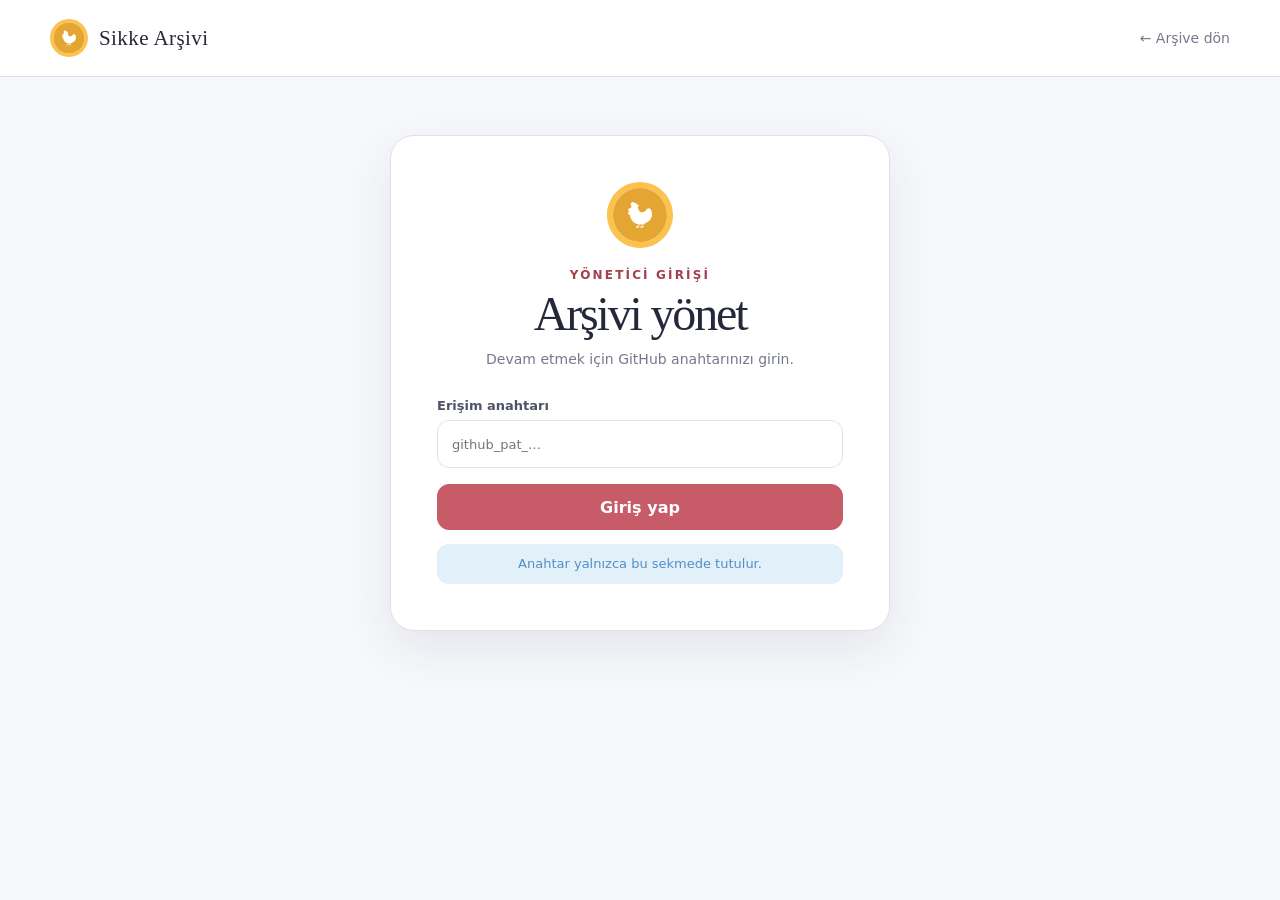
<file: admin.html>
<!doctype html>
<html lang="tr">
<head>
  <meta charset="utf-8">
  <meta name="viewport" content="width=device-width,initial-scale=1">
  <meta name="robots" content="noindex,nofollow">
  <title>Yönetim · Sikke Arşivi</title>
  <link rel="icon" href="icon.svg" type="image/svg+xml">
  <link rel="stylesheet" href="styles.css">
  <script src="config.js" defer></script>
  <script src="admin.js" defer></script>
</head>
<body class="admin-page theme-red">
  <header class="topbar"><nav class="wrap nav"><a class="brand" href="index.html"><img class="brand-logo" src="icon.svg" alt="">Sikke Arşivi</a><a class="nav-link" href="index.html">← Arşive dön</a></nav></header>
  <main class="admin-shell">
    <section id="loginPanel" class="panel login-panel">
      <img class="login-logo" src="icon.svg" alt="">
      <div class="eyebrow">Yönetici girişi</div>
      <h1>Arşivi yönet</h1>
      <p class="login-copy">Devam etmek için GitHub anahtarınızı girin.</p>
      <form id="loginForm" class="login-form">
        <label>Erişim anahtarı<input id="token" class="field" type="password" autocomplete="off" required placeholder="github_pat_…"></label>
        <button class="button login-button" type="submit">Giriş yap</button>
        <div id="loginNotice" class="notice" role="status">Anahtar yalnızca bu sekmede tutulur.</div>
      </form>
    </section>
    <section id="editorPanel" class="panel hidden">
      <div class="section-heading">
        <div><div id="editorEyebrow" class="eyebrow">Koleksiyona yeni kayıt</div><h2 id="editorTitle">Yeni para ekle</h2></div>
        <p id="adminIdentity" class="subtle"></p>
      </div>
      <div id="imageGuide" class="image-guide">
        <strong>Görsel hazırlama standardı</strong>
        <p id="imageGuideText">Ön ve arka yüzü yüklemeden önce <b>1600 × 1600 px</b> kare kırpın. Parayı tam ortaya alın, çevresinde yaklaşık %8–10 boşluk bırakın ve iki yüzde de aynı ölçeği kullanın. Site görseli kırpmaz; yalnızca gerekirse küçültüp WebP biçimine dönüştürür.</p>
      </div>
      <form id="coinForm" class="form-grid">
        <label><span id="frontImageLabel">Ön yüz fotoğrafı *</span><span class="field-hint">1600 × 1600 px önerilir</span><input id="frontImage" class="field" type="file" accept="image/jpeg,image/png,image/webp" aria-describedby="imageGuide" required></label>
        <label><span id="backImageLabel">Arka yüz fotoğrafı *</span><span class="field-hint">Ön yüzle aynı ölçü ve ölçek</span><input id="backImage" class="field" type="file" accept="image/jpeg,image/png,image/webp" aria-describedby="imageGuide" required></label>
        <div class="wide preview-row"><div id="frontPreview" class="preview">Ön yüz önizlemesi</div><div id="backPreview" class="preview">Arka yüz önizlemesi</div></div>
        <div id="imageNotice" class="wide notice hidden"></div>
        <label class="wide">Başlık<input id="title" class="field" placeholder="Örn. 1 Türk Lirası veya Tanımlanmayı bekliyor"></label>
        <label>Ülke<input id="country" class="field" placeholder="Bilinmiyorsa boş bırakın"></label>
        <label>Yıl<input id="coinYear" class="field" inputmode="numeric" placeholder="Bilinmiyorsa boş bırakın"></label>
        <label>Değer<input id="denomination" class="field" placeholder="Örn. 10 Kuruş"></label>
        <label>Malzeme<input id="material" class="field" placeholder="Örn. Gümüş, bakır"></label>
        <label>Durum<select id="status" class="field"><option>Tanımlanmayı bekliyor</option><option>Tanımlandı</option><option>Araştırılıyor</option></select></label>
        <label class="wide">Notlar<textarea id="notes" class="field" placeholder="Paranın üzerindeki yazılar, edinme hikâyesi veya başka notlar…"></textarea></label>
        <div class="wide actions"><button id="saveButton" class="button" type="submit">GitHub'a yükle ve yayınla</button><button id="cancelEditButton" class="button secondary hidden" type="button">Düzenlemeyi iptal et</button><button id="logoutButton" class="button secondary" type="button">Çıkış</button></div>
        <div id="saveNotice" class="wide notice hidden"></div>
      </form>
      <section class="manager" aria-labelledby="managerTitle">
        <div class="manager-heading">
          <div><div class="eyebrow">Arşiv yönetimi</div><h2 id="managerTitle">Eklenen paralar</h2></div>
          <div class="manager-actions">
            <button id="refreshCoinsButton" class="button secondary compact" type="button">Listeyi yenile</button>
            <button id="cleanupImagesButton" class="button secondary compact" type="button">Görselleri temizle</button>
            <button id="beginDeleteButton" class="button danger compact" type="button">Sil</button>
            <button id="confirmDeleteButton" class="button danger compact hidden" type="button" disabled>Silmeyi onayla</button>
            <button id="cancelDeleteButton" class="button secondary compact hidden" type="button">Vazgeç</button>
          </div>
        </div>
        <p id="managerHelp" class="subtle">Bilgileri veya fotoğrafları değiştirmek için Düzenle'yi kullanın. Değiştirilen eski fotoğraf depodan otomatik kaldırılır.</p>
        <div id="managerNotice" class="notice hidden" role="status"></div>
        <div id="adminCoinList" class="admin-coin-list" aria-live="polite"></div>
      </section>
    </section>
  </main>
</body>
</html>
</file>
<file: styles.css>
:root {
  /* Background */
  --color-bg: #F7F8FC;
  --color-surface: #FFFFFF;
  --color-surface-secondary: #F0F1F7;
  --color-surface-hover: #E9EAF3;

  /* Borders */
  --color-border: #DFE2EC;
  --color-border-strong: #C8CBD7;

  /* Text */
  --color-text-primary: #25283A;
  --color-text-secondary: #4F5366;
  --color-text-muted: #75798C;
  --color-text-disabled: #A3A6B3;
  --color-text-on-primary: #FFFFFF;

  /* Primary */
  --color-primary: #8E8AC7;
  --color-primary-light: #E6E4F5;
  --color-primary-hover: #7D78B7;
  --color-primary-dark: #6F6AAA;

  /* Secondary */
  --color-secondary: #76A9D1;
  --color-secondary-light: #E1EFF8;
  --color-secondary-dark: #5689B2;

  /* Status */
  --color-success: #4C9B76;
  --color-success-light: #E2F3E9;
  --color-error: #C75C68;
  --color-error-light: #F9E3E6;
  --color-warning: #C5943F;
  --color-warning-light: #FFF2D9;
  --color-info: #528FC4;
  --color-info-light: #E2F0FA;

  --radius: 20px;
  --shadow: 0 18px 50px rgba(37, 40, 58, .09);
}
.theme-purple {
  --color-primary: #8E8AC7;
  --color-primary-light: #E6E4F5;
  --color-primary-hover: #7D78B7;
  --color-primary-dark: #6F6AAA;
}
.theme-blue {
  --color-primary: #76A9D1;
  --color-primary-light: #E1EFF8;
  --color-primary-hover: #6699C2;
  --color-primary-dark: #5689B2;
}
.theme-mint {
  --color-primary: #72B99A;
  --color-primary-light: #DFF3EA;
  --color-primary-hover: #62A98A;
  --color-primary-dark: #52977A;
}
.theme-pink {
  --color-primary: #D28FAF;
  --color-primary-light: #F6E1EB;
  --color-primary-hover: #C27E9F;
  --color-primary-dark: #B56E90;
}
.theme-red {
  --color-primary: #C75C68;
  --color-primary-light: #F9E3E6;
  --color-primary-hover: #B84F5C;
  --color-primary-dark: #A3424D;
}
* { box-sizing: border-box; }
html { scroll-behavior: smooth; }
body { margin: 0; color: var(--color-text-primary); background: var(--color-surface); font-family: Inter, ui-sans-serif, system-ui, -apple-system, BlinkMacSystemFont, "Segoe UI", sans-serif; }
button, input, select, textarea { font: inherit; }
button, a { -webkit-tap-highlight-color: transparent; }
a { color: inherit; }
.wrap { width: min(1180px, calc(100% - 36px)); margin-inline: auto; }
.topbar { position: sticky; top: 0; z-index: 20; background: rgba(255,255,255,.92); backdrop-filter: blur(18px); border-bottom: 1px solid var(--color-border); }
.nav { min-height: 76px; display: flex; align-items: center; justify-content: space-between; gap: 20px; }
.brand { display: inline-flex; align-items: center; gap: 11px; text-decoration: none; font-family: Georgia, "Times New Roman", serif; font-size: 21px; letter-spacing: .02em; }
.brand-logo { width: 38px; height: 38px; display: block; flex: 0 0 auto; }
.nav-link { border: 0; background: none; color: var(--color-text-muted); text-decoration: none; font-size: 14px; cursor: pointer; }
.nav-link:hover { color: var(--color-primary-dark); }
.hero { padding: 84px 0 56px; border-bottom: 1px solid var(--color-border); background: radial-gradient(circle at 82% 25%, var(--color-primary-light) 0, transparent 29%), linear-gradient(var(--color-surface), var(--color-bg)); }
.eyebrow { color: var(--color-primary-dark); font-size: 12px; font-weight: 750; letter-spacing: .18em; text-transform: uppercase; }
h1, h2, h3 { font-family: Georgia, "Times New Roman", serif; font-weight: 500; }
h1 { max-width: 760px; margin: 14px 0 18px; font-size: clamp(46px, 8vw, 88px); line-height: .96; letter-spacing: -.045em; }
.lead { max-width: 630px; margin: 0; color: var(--color-text-secondary); font-size: clamp(17px, 2vw, 20px); line-height: 1.7; }
.stats { display: flex; flex-wrap: wrap; gap: 28px; margin-top: 42px; }
.stat { padding-right: 28px; border-right: 1px solid var(--color-border); }
.stat:last-child { border: 0; }
.stat strong { display: block; font: 30px/1 Georgia, serif; }
.stat span { display: block; margin-top: 7px; color: var(--color-text-muted); font-size: 12px; text-transform: uppercase; letter-spacing: .1em; }
.collection { padding: 52px 0 90px; }
.toolbar { display: grid; grid-template-columns: 1fr auto; gap: 16px; align-items: end; margin-bottom: 32px; }
.toolbar h2 { margin: 0 0 6px; font-size: 34px; }
.toolbar p { margin: 0; color: var(--color-text-muted); }
.filters { display: flex; gap: 10px; }
.field, .search { width: 100%; border: 1px solid var(--color-border); border-radius: 12px; background: var(--color-surface); padding: 12px 14px; color: var(--color-text-primary); outline: none; }
.field:focus, .search:focus { border-color: var(--color-primary); box-shadow: 0 0 0 3px var(--color-primary-light); }
.search { min-width: 240px; }
.grid { display: grid; grid-template-columns: repeat(3, minmax(0, 1fr)); gap: 22px; }
.coin-card { border: 1px solid var(--color-border); border-radius: var(--radius); overflow: hidden; background: var(--color-surface); cursor: pointer; transition: transform .2s ease, box-shadow .2s ease, border-color .2s ease; }
.coin-card:hover { transform: translateY(-4px); box-shadow: var(--shadow); }
.coin-card:focus-visible { outline: 3px solid var(--color-primary-light); border-color: var(--color-primary); }
.coin-photo { position: relative; aspect-ratio: 1; display: grid; place-items: center; overflow: hidden; background: var(--color-surface-secondary); border-bottom: 1px solid var(--color-border); }
.coin-photo img { width: 100%; height: 100%; object-fit: contain; object-position: center; }
.coin-placeholder { width: 42%; aspect-ratio: 1; display: grid; place-items: center; }
.coin-placeholder img { width: 100%; height: 100%; display: block; object-fit: contain; }
.tag { position: absolute; top: 14px; left: 14px; padding: 7px 10px; border-radius: 99px; background: rgba(255,255,255,.92); border: 1px solid var(--color-border); color: var(--color-text-secondary); font-size: 11px; backdrop-filter: blur(8px); }
.card-body { padding: 20px; }
.card-body h3 { margin: 0 0 9px; font-size: 22px; }
.meta { display: flex; flex-wrap: wrap; gap: 7px 13px; color: var(--color-text-muted); font-size: 13px; }
.empty { grid-column: 1/-1; padding: 72px 20px; text-align: center; border: 1px dashed var(--color-border-strong); border-radius: var(--radius); background: var(--color-surface-secondary); }
.empty-mark { width: 92px; aspect-ratio: 1; margin: 0 auto 18px; }
.empty-mark img { width: 100%; height: 100%; display: block; }
.empty h3 { margin: 0 0 8px; font-size: 25px; }
.empty p { margin: 0; color: var(--color-text-muted); }
.footer { padding: 30px 0; color: var(--color-text-muted); border-top: 1px solid var(--color-border); font-size: 13px; }
.dialog { width: min(980px, calc(100% - 24px)); max-height: calc(100vh - 30px); padding: 0; border: 0; border-radius: 24px; background: var(--color-surface); color: var(--color-text-primary); box-shadow: 0 24px 80px rgba(37,40,58,.24); }
.dialog::backdrop { background: rgba(37,40,58,.58); backdrop-filter: blur(4px); }
.dialog-close { position: absolute; right: 14px; top: 14px; z-index: 2; width: 40px; height: 40px; border: 1px solid var(--color-border); border-radius: 50%; background: var(--color-surface); color: var(--color-text-primary); cursor: pointer; box-shadow: 0 4px 14px rgba(37,40,58,.12); }
.dialog-close:hover { background: var(--color-surface-hover); }
.detail { display: block; }
.detail-gallery { display: grid; grid-template-columns: 1fr 1fr; gap: 18px; padding: 24px; background: var(--color-surface-secondary); border-bottom: 1px solid var(--color-border); }
.detail-face { min-width: 0; margin: 0; }
.detail-image { aspect-ratio: 1; display: grid; place-items: center; overflow: hidden; background: var(--color-surface); border: 1px solid var(--color-border); border-radius: 18px; }
.detail-image img { width: 100%; height: 100%; object-fit: contain; object-position: center; }
.detail-face figcaption { padding: 10px 4px 0; color: var(--color-text-muted); font-size: 12px; text-align: center; }
.detail-info { padding: 38px 42px 44px; }
.detail-info h2 { margin: 10px 0 22px; font-size: 38px; }
.detail-list { display: grid; grid-template-columns: repeat(4, minmax(0, 1fr)); gap: 18px; margin: 24px 0; }
.detail-list div { padding: 14px; border-radius: 12px; background: var(--color-surface-secondary); }
.detail-list span { display: block; color: var(--color-text-muted); font-size: 11px; text-transform: uppercase; letter-spacing: .08em; }
.detail-list strong { display: block; margin-top: 5px; font-size: 14px; }
.detail-note { margin-bottom: 0; color: var(--color-text-secondary); line-height: 1.65; white-space: pre-line; }
.admin-page { min-height: 100vh; background: var(--color-bg); }
.admin-shell { width: min(920px, calc(100% - 28px)); margin: 38px auto 70px; }
.panel { padding: clamp(22px, 5vw, 42px); border: 1px solid var(--color-border); border-radius: 24px; background: var(--color-surface); box-shadow: var(--shadow); }
.panel + .panel { margin-top: 20px; }
.panel h1 { margin: 8px 0 12px; font-size: clamp(38px, 7vw, 60px); }
.panel h2 { margin: 0 0 6px; font-size: 28px; }
.login-panel { width: min(500px, 100%); margin: 58px auto 80px; padding: clamp(28px, 6vw, 46px); text-align: center; }
.login-logo { width: 66px; height: 66px; display: block; margin: 0 auto 20px; }
.login-panel h1 { margin: 8px 0 10px; font-size: clamp(36px, 7vw, 48px); line-height: 1; }
.login-copy { margin: 0; color: var(--color-text-muted); font-size: 14px; line-height: 1.6; }
.login-form { display: grid; gap: 14px; margin-top: 28px; text-align: left; }
.login-form .field { min-height: 48px; }
.login-button { width: 100%; margin-top: 2px; }
.login-panel .notice { margin-top: 0; padding: 10px 12px; text-align: center; }
.subtle { color: var(--color-text-muted); line-height: 1.6; }
.section-heading { margin-bottom: 24px; }
.section-heading .subtle { margin-bottom: 0; }
.image-guide { margin: 0 0 24px; padding: 17px 18px; border: 1px solid var(--color-primary); border-radius: 14px; background: var(--color-primary-light); color: var(--color-text-secondary); }
.image-guide strong { color: var(--color-primary-dark); }
.image-guide p { margin: 7px 0 0; font-size: 13px; line-height: 1.65; }
.form-grid { display: grid; grid-template-columns: 1fr 1fr; gap: 17px; }
.form-grid .wide { grid-column: 1/-1; }
label { display: block; color: var(--color-text-secondary); font-size: 13px; font-weight: 650; }
.field-hint { float: right; color: var(--color-text-muted); font-size: 11px; font-weight: 450; }
label .field { margin-top: 7px; font-weight: 400; }
textarea.field { min-height: 105px; resize: vertical; }
.actions { display: flex; flex-wrap: wrap; align-items: center; gap: 12px; margin-top: 22px; }
.button { display: inline-flex; align-items: center; justify-content: center; min-height: 46px; padding: 0 18px; border: 1px solid var(--color-primary); border-radius: 12px; background: var(--color-primary); color: var(--color-text-on-primary); font-weight: 700; cursor: pointer; text-decoration: none; transition: background .2s ease, border-color .2s ease; }
.button:hover { border-color: var(--color-primary-hover); background: var(--color-primary-hover); }
.button:disabled { opacity: .5; cursor: wait; }
.button.secondary { color: var(--color-text-primary); background: var(--color-surface); border-color: var(--color-border); }
.button.secondary:hover { background: var(--color-surface-hover); border-color: var(--color-border-strong); }
.button.danger { border-color: var(--color-error); background: var(--color-error); color: var(--color-text-on-primary); }
.button.danger:hover { filter: brightness(.92); }
.button.compact { min-height: 38px; padding: 0 13px; font-size: 12px; }
.notice { margin-top: 16px; padding: 13px 15px; border-radius: 12px; background: var(--color-info-light); color: var(--color-info); font-size: 13px; line-height: 1.5; }
.notice.error { background: var(--color-error-light); color: var(--color-error); }
.notice.success { background: var(--color-success-light); color: var(--color-success); }
.notice.warning { background: var(--color-warning-light); color: var(--color-warning); }
.hidden { display: none !important; }
.preview-row { display: grid; grid-template-columns: 1fr 1fr; gap: 12px; margin-top: 10px; }
.preview { min-height: 150px; aspect-ratio: 1; display: grid; place-items: center; overflow: hidden; border: 1px dashed var(--color-border-strong); border-radius: 14px; color: var(--color-text-muted); font-size: 12px; background: var(--color-surface-secondary); }
.preview img { width: 100%; height: 100%; object-fit: contain; object-position: center; background: var(--color-surface); }
.manager { margin-top: 42px; padding-top: 34px; border-top: 1px solid var(--color-border); }
.manager-heading { display: flex; align-items: end; justify-content: space-between; gap: 18px; }
.manager-actions { display: flex; flex-wrap: wrap; justify-content: flex-end; gap: 8px; }
.manager .subtle { margin: 10px 0 0; }
.admin-coin-list { display: grid; gap: 10px; margin-top: 18px; }
.admin-coin-row { display: grid; grid-template-columns: 64px 1fr auto; gap: 14px; align-items: center; padding: 10px; border: 1px solid var(--color-border); border-radius: 14px; background: var(--color-surface); }
.admin-coin-row.is-editing { border-color: var(--color-primary); background: var(--color-primary-light); }
.admin-coin-row.is-selected { border-color: var(--color-error); background: var(--color-error-light); box-shadow: inset 4px 0 0 var(--color-error); }
.admin-coin-thumb { width: 64px; aspect-ratio: 1; display: grid; place-items: center; overflow: hidden; border-radius: 10px; background: var(--color-surface-secondary); color: var(--color-primary-dark); font: 22px Georgia, serif; }
.admin-coin-thumb img { width: 100%; height: 100%; object-fit: contain; }
.admin-coin-copy { min-width: 0; }
.admin-coin-copy strong, .admin-coin-copy span { display: block; overflow: hidden; text-overflow: ellipsis; white-space: nowrap; }
.admin-coin-copy strong { font-size: 14px; }
.admin-coin-copy span { margin-top: 5px; color: var(--color-text-muted); font-size: 12px; }
.admin-row-actions { display: flex; gap: 8px; }
.admin-row-actions > button { appearance: none; display: inline-flex; align-items: center; justify-content: center; min-height: 38px; padding: 0 14px; border-radius: 10px; font: inherit; font-size: 14px; font-weight: 700; line-height: 1; cursor: pointer; }
.edit-button { border: 1px solid var(--color-primary); background: var(--color-primary); color: var(--color-text-on-primary); }
.edit-button:hover { border-color: var(--color-primary-hover); background: var(--color-primary-hover); }
.delete-button { border: 1px solid var(--color-error); background: var(--color-surface); color: var(--color-error); }
.delete-button:hover { background: var(--color-error-light); }
.edit-button:disabled, .delete-button:disabled { opacity: .5; cursor: wait; }
.coin-select { display: inline-flex; align-items: center; justify-content: center; gap: 8px; min-height: 38px; padding: 0 13px; border: 1px solid var(--color-error); border-radius: 10px; background: var(--color-surface); color: var(--color-error); font-size: 13px; font-weight: 700; cursor: pointer; }
.coin-select input { width: 18px; height: 18px; margin: 0; accent-color: var(--color-error); cursor: pointer; }
.manager-empty { padding: 28px; border: 1px dashed var(--color-border-strong); border-radius: 14px; background: var(--color-surface-secondary); color: var(--color-text-muted); text-align: center; }
@media (max-width: 800px) {
  .grid { grid-template-columns: repeat(2, minmax(0, 1fr)); }
  .toolbar { grid-template-columns: 1fr; }
  .filters { width: 100%; }
  .search { min-width: 0; }
  .detail-list { grid-template-columns: 1fr 1fr; }
}
@media (max-width: 560px) {
  .hero { padding-top: 58px; }
  .grid { grid-template-columns: 1fr; }
  .filters { flex-direction: column; }
  .form-grid { grid-template-columns: 1fr; }
  .form-grid .wide { grid-column: auto; }
  .field-hint { float: none; display: block; margin-top: 3px; }
  .detail-gallery { gap: 10px; padding: 14px; }
  .detail-info { padding: 38px 24px; }
  .detail-info h2 { font-size: 31px; }
  .manager-heading { align-items: start; flex-direction: column; }
  .manager-heading .button { width: 100%; }
  .manager-actions { width: 100%; display: grid; grid-template-columns: 1fr 1fr; }
  .admin-coin-row { grid-template-columns: 54px 1fr; gap: 10px; }
  .admin-coin-thumb { width: 54px; }
  .admin-row-actions { grid-column: 1/-1; display: grid; grid-template-columns: 1fr 1fr; }
  .nav { min-height: 68px; }
  .nav-link { font-size: 12px; }
}
</file>
